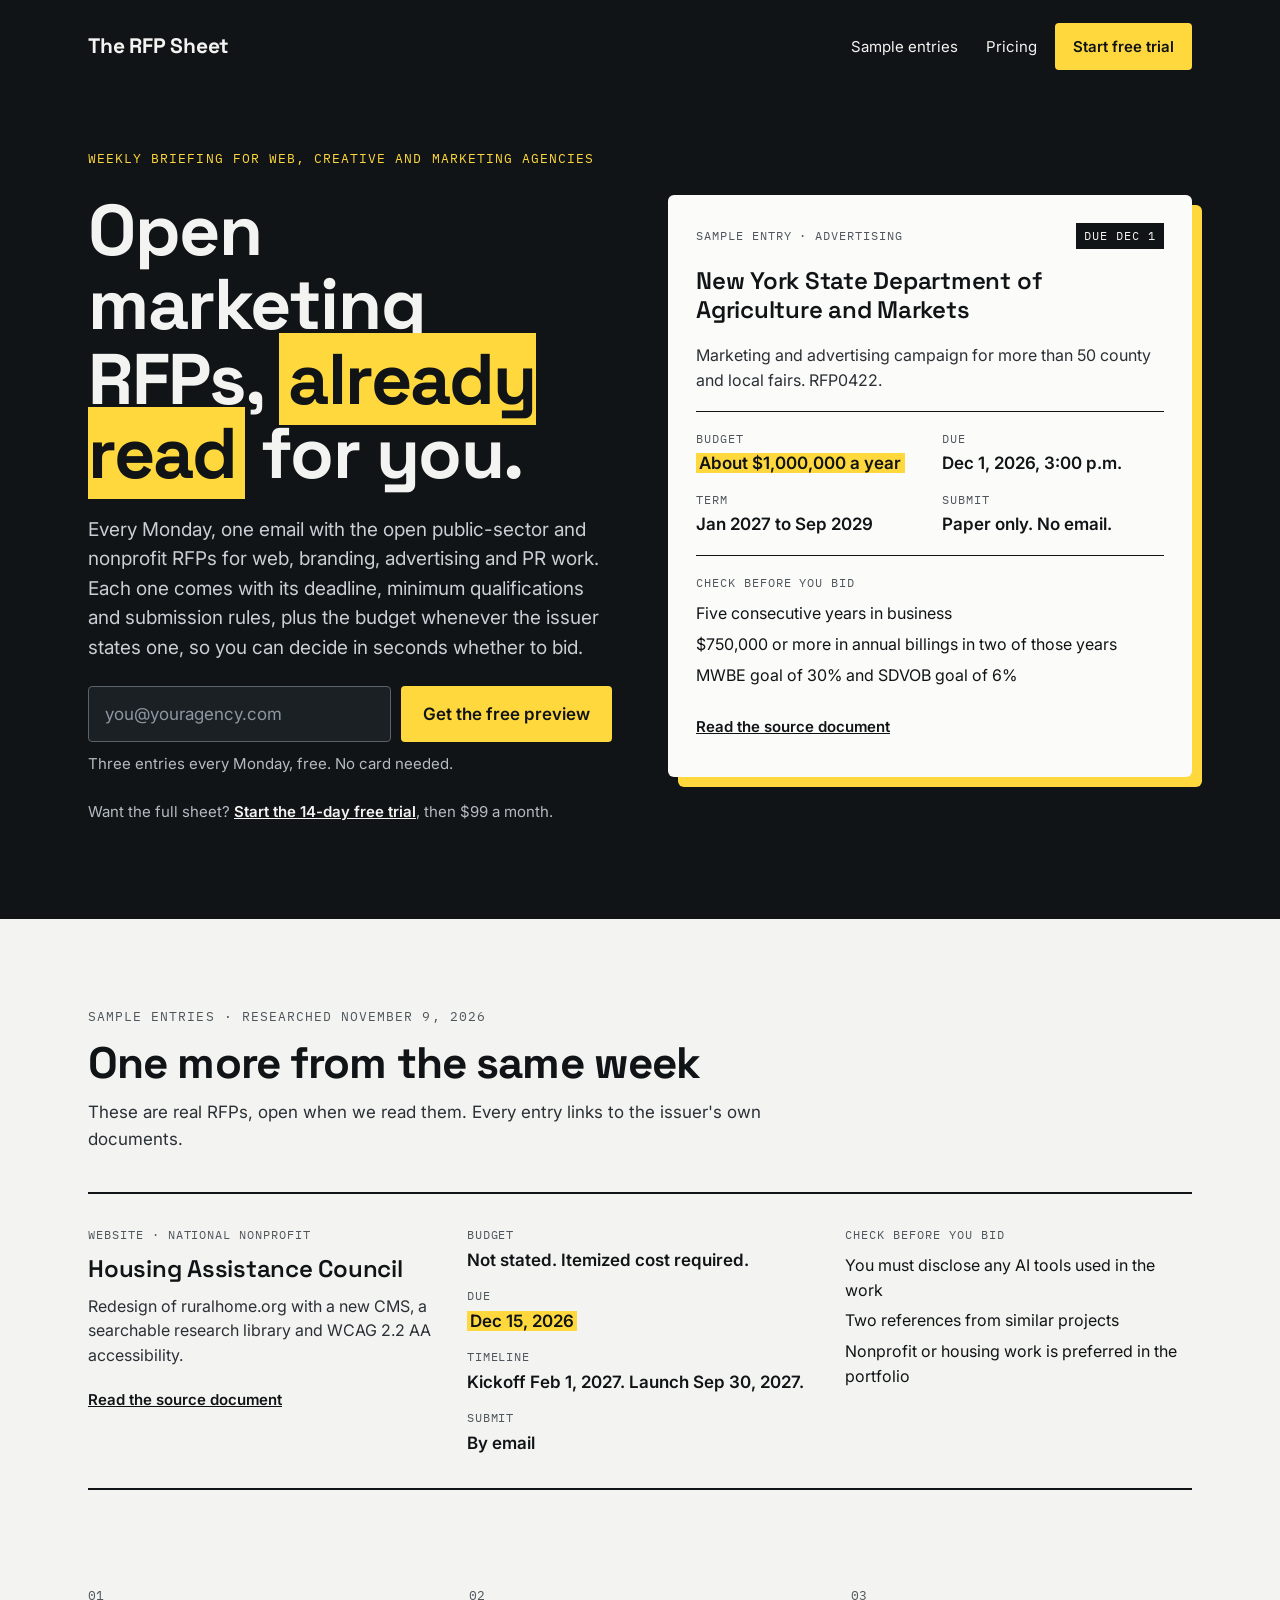
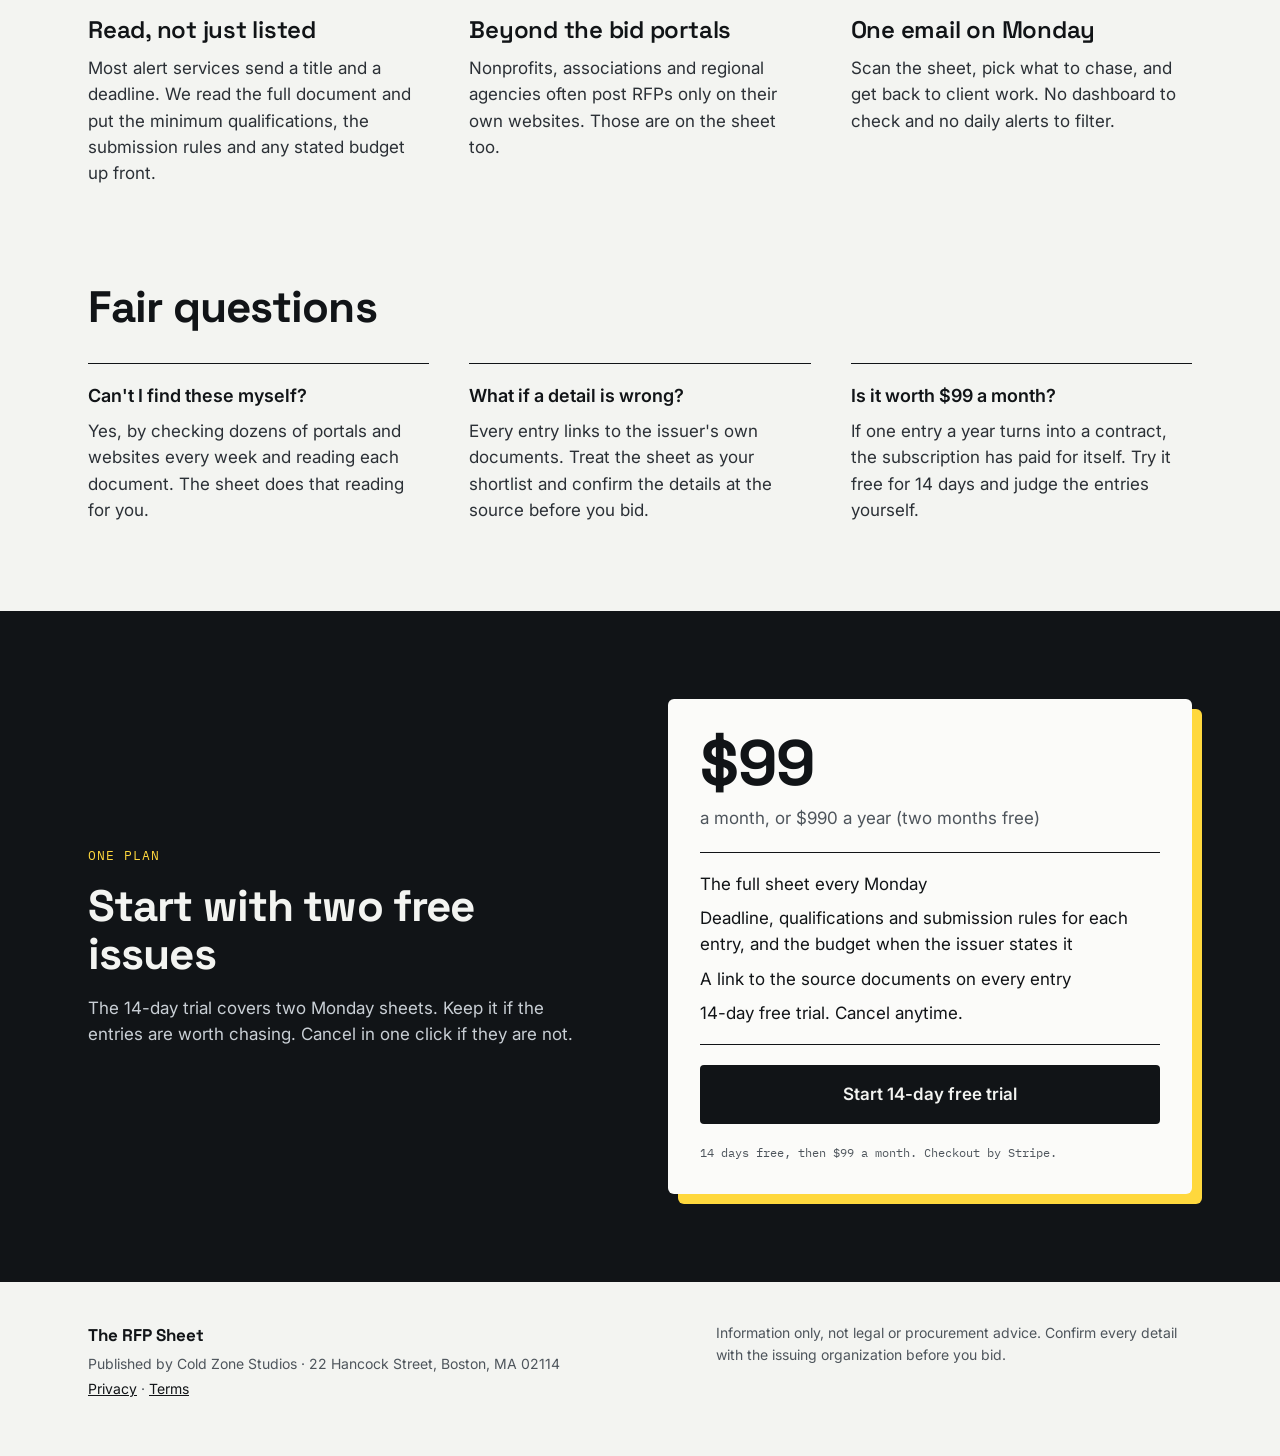
<file: index.html>
<!doctype html>
<html lang="en">
<head>
<meta charset="utf-8">
<meta name="viewport" content="width=device-width, initial-scale=1">
<title>The RFP Sheet: open marketing RFPs, already read for you</title>
<meta name="description" content="A Monday email of open public-sector and nonprofit RFPs for web, creative and marketing agencies. Each entry gives the deadline, qualifications, submission rules and any stated budget.">
<link rel="canonical" href="https://www.rfpsheet.com/">
<meta property="og:type" content="website">
<meta property="og:url" content="https://www.rfpsheet.com/">
<meta property="og:title" content="The RFP Sheet: open marketing RFPs, already read for you">
<meta property="og:description" content="A Monday email of open public-sector and nonprofit RFPs for agencies, with the deadline, qualifications, submission rules and any stated budget for each.">
<link rel="icon" href="data:image/svg+xml,%3Csvg xmlns='http://www.w3.org/2000/svg' viewBox='0 0 32 32'%3E%3Crect width='32' height='32' rx='4' fill='%23111417'/%3E%3Crect x='7' y='9' width='18' height='4' fill='%23FFD83D'/%3E%3Crect x='7' y='16' width='18' height='2' fill='%23F3F4F1'/%3E%3Crect x='7' y='21' width='12' height='2' fill='%23F3F4F1'/%3E%3C/svg%3E">
<link rel="preconnect" href="https://fonts.googleapis.com">
<link rel="preconnect" href="https://fonts.gstatic.com" crossorigin>
<link href="https://fonts.googleapis.com/css2?family=IBM+Plex+Mono:wght@400;500&family=Inter:wght@400;500;600&family=Space+Grotesk:wght@500;600;700&display=swap" rel="stylesheet">
<style>
:root { --accent: #FFD83D; }
html { scroll-behavior: smooth; }
body { margin: 0; background: #F3F4F1; }
a { color: #111417; }
a:hover { color: #3A4047; }
a:focus-visible, button:focus-visible, input:focus-visible { outline: 3px solid var(--accent); outline-offset: 2px; }
.signup input::placeholder { color: #8E97A0; }
.signup button:hover { filter: brightness(0.94); }
.sr-only { position: absolute; width: 1px; height: 1px; padding: 0; margin: -1px; overflow: hidden; clip: rect(0, 0, 0, 0); white-space: nowrap; border: 0; }
@media (prefers-reduced-motion: reduce) { html { scroll-behavior: auto; } }
</style>
</head>
<body>
<div id="top" style="background: #F3F4F1; color: #111417; font-family: 'Inter', system-ui, sans-serif; font-size: 17px; line-height: 1.55">

<div style="background: #111417; color: #F3F4F1">
<div style="max-width: 1160px; margin: 0 auto; padding: 0 28px; box-sizing: border-box">

<header style="display: flex; justify-content: space-between; align-items: center; flex-wrap: wrap; gap: 12px; padding: 20px 0">
<a href="#top" style="font-family: 'Space Grotesk', system-ui, sans-serif; font-weight: 700; font-size: 21px; letter-spacing: -0.01em; color: #F3F4F1; text-decoration: none; padding: 10px 0">The RFP Sheet</a>
<nav style="display: flex; align-items: center; flex-wrap: wrap; gap: 8px">
<a href="#sample" style="color: #F3F4F1; font-size: 15px; text-decoration: none; padding: 12px 10px">Sample entries</a>
<a href="#pricing" style="color: #F3F4F1; font-size: 15px; text-decoration: none; padding: 12px 10px">Pricing</a>
<a href="https://buttondown.com/rfpsheet/buy" style="background: var(--accent); color: #111417; font-size: 15px; font-weight: 600; text-decoration: none; padding: 12px 18px; border-radius: 4px">Start free trial</a>
</nav>
</header>

<div style="display: grid; grid-template-columns: repeat(auto-fit, minmax(min(440px, 100%), 1fr)); gap: 56px; align-items: center; padding: 56px 0 96px; min-height: 480px">

<div style="display: flex; flex-direction: column; gap: 24px">
<div style="font-family: 'IBM Plex Mono', ui-monospace, monospace; font-size: 13px; letter-spacing: 0.08em; text-transform: uppercase; color: var(--accent)">Weekly briefing for web, creative and marketing agencies</div>
<h1 style="font-family: 'Space Grotesk', system-ui, sans-serif; font-weight: 700; font-size: clamp(40px, 5.6vw, 72px); line-height: 1.04; letter-spacing: -0.02em; margin: 0; text-wrap: balance">Open marketing RFPs, <span style="background: var(--accent); color: #111417; padding: 0 0.12em">already read</span> for you.</h1>
<p style="font-size: 19px; color: #C9CFD5; max-width: 34em; margin: 0; text-wrap: pretty">Every Monday, one email with the open public-sector and nonprofit RFPs for web, branding, advertising and PR work. Each one comes with its deadline, minimum qualifications and submission rules, plus the budget whenever the issuer states one, so you can decide in seconds whether to bid.</p>
<form class="signup" action="https://buttondown.com/api/emails/embed-subscribe/rfpsheet" method="post" style="display: flex; flex-wrap: wrap; gap: 10px; max-width: 540px; margin: 0">
<label for="bd-email" class="sr-only">Email address</label>
<input type="email" name="email" id="bd-email" required autocomplete="email" placeholder="you@youragency.com" style="flex: 1 1 240px; min-width: 0; box-sizing: border-box; font: inherit; font-size: 17px; padding: 14px 16px; border: 1px solid #5A626B; border-radius: 4px; background: #1B2025; color: #F3F4F1">
<button type="submit" style="flex: 0 0 auto; font: inherit; font-weight: 600; font-size: 17px; cursor: pointer; background: var(--accent); color: #111417; border: 0; padding: 15px 22px; border-radius: 4px">Get the free preview</button>
<p class="signup-note" role="status" style="flex: 1 1 100%; margin: 0; font-size: 15px; color: #B4BBC2">Three entries every Monday, free. No card needed.</p>
</form>
<p style="margin: 0; font-size: 15px; color: #B4BBC2">Want the full sheet? <a href="https://buttondown.com/rfpsheet/buy" style="color: #F3F4F1; font-weight: 600">Start the 14-day free trial</a>, then $99 a month.</p>
</div>

<div style="background: #FBFBF9; color: #111417; border-radius: 6px; padding: 28px; display: flex; flex-direction: column; gap: 18px; box-shadow: 10px 10px 0 var(--accent)">
<div style="display: flex; justify-content: space-between; align-items: center; flex-wrap: wrap; gap: 8px; font-family: 'IBM Plex Mono', ui-monospace, monospace; font-size: 12px; letter-spacing: 0.08em; text-transform: uppercase">
<span style="color: #4E555C">Sample entry · Advertising</span>
<span style="background: #111417; color: #F3F4F1; padding: 4px 8px">Due Dec 1</span>
</div>
<h2 style="font-family: 'Space Grotesk', system-ui, sans-serif; font-weight: 600; font-size: 24px; line-height: 1.2; letter-spacing: -0.01em; margin: 0">New York State Department of Agriculture and Markets</h2>
<p style="margin: 0; font-size: 16px; color: #2B3036">Marketing and advertising campaign for more than 50 county and local fairs. RFP0422.</p>
<dl style="display: grid; grid-template-columns: repeat(auto-fit, minmax(min(180px, 100%), 1fr)); gap: 14px 24px; margin: 0; padding: 18px 0; border-top: 1px solid #111417; border-bottom: 1px solid #111417">
<div style="display: flex; flex-direction: column; gap: 2px">
<dt style="font-family: 'IBM Plex Mono', ui-monospace, monospace; font-size: 12px; letter-spacing: 0.08em; text-transform: uppercase; color: #4E555C">Budget</dt>
<dd style="margin: 0; font-weight: 600"><span style="background: var(--accent); padding: 0 0.2em">About $1,000,000 a year</span></dd>
</div>
<div style="display: flex; flex-direction: column; gap: 2px">
<dt style="font-family: 'IBM Plex Mono', ui-monospace, monospace; font-size: 12px; letter-spacing: 0.08em; text-transform: uppercase; color: #4E555C">Due</dt>
<dd style="margin: 0; font-weight: 600">Dec 1, 2026, 3:00 p.m.</dd>
</div>
<div style="display: flex; flex-direction: column; gap: 2px">
<dt style="font-family: 'IBM Plex Mono', ui-monospace, monospace; font-size: 12px; letter-spacing: 0.08em; text-transform: uppercase; color: #4E555C">Term</dt>
<dd style="margin: 0; font-weight: 600">Jan 2027 to Sep 2029</dd>
</div>
<div style="display: flex; flex-direction: column; gap: 2px">
<dt style="font-family: 'IBM Plex Mono', ui-monospace, monospace; font-size: 12px; letter-spacing: 0.08em; text-transform: uppercase; color: #4E555C">Submit</dt>
<dd style="margin: 0; font-weight: 600">Paper only. No email.</dd>
</div>
</dl>
<div style="display: flex; flex-direction: column; gap: 8px">
<div style="font-family: 'IBM Plex Mono', ui-monospace, monospace; font-size: 12px; letter-spacing: 0.08em; text-transform: uppercase; color: #4E555C">Check before you bid</div>
<ul style="list-style: none; margin: 0; padding: 0; display: flex; flex-direction: column; gap: 6px; font-size: 16px">
<li>Five consecutive years in business</li>
<li>$750,000 or more in annual billings in two of those years</li>
<li>MWBE goal of 30% and SDVOB goal of 6%</li>
</ul>
</div>
<a href="https://agriculture.ny.gov/system/files/documents/2026/10/requestforproposals_rfp0422_marketingandadvertisingfornewyorkstatecountyandlocalfairs.pdf" style="font-size: 15px; font-weight: 600; padding: 10px 0">Read the source document</a>
</div>

</div>
</div>
</div>

<div id="sample" style="max-width: 1160px; margin: 0 auto; padding: 88px 28px 32px; box-sizing: border-box; display: flex; flex-direction: column; gap: 40px">
<div style="display: flex; flex-direction: column; gap: 12px; max-width: 720px">
<div style="font-family: 'IBM Plex Mono', ui-monospace, monospace; font-size: 13px; letter-spacing: 0.08em; text-transform: uppercase; color: #4E555C">Sample entries · Researched November 9, 2026</div>
<h2 style="font-family: 'Space Grotesk', system-ui, sans-serif; font-weight: 700; font-size: clamp(30px, 3.6vw, 44px); line-height: 1.1; letter-spacing: -0.02em; margin: 0">One more from the same week</h2>
<p style="margin: 0; color: #2B3036">These are real RFPs, open when we read them. Every entry links to the issuer's own documents.</p>
</div>

<div style="display: flex; flex-direction: column">

<div style="border-top: 2px solid #111417; border-bottom: 2px solid #111417; padding: 32px 0; display: grid; grid-template-columns: repeat(auto-fit, minmax(min(300px, 100%), 1fr)); gap: 32px">
<div style="display: flex; flex-direction: column; gap: 10px">
<div style="font-family: 'IBM Plex Mono', ui-monospace, monospace; font-size: 12px; letter-spacing: 0.08em; text-transform: uppercase; color: #4E555C">Website · National nonprofit</div>
<h3 style="font-family: 'Space Grotesk', system-ui, sans-serif; font-weight: 600; font-size: 24px; line-height: 1.2; letter-spacing: -0.01em; margin: 0">Housing Assistance Council</h3>
<p style="margin: 0; font-size: 16px; color: #2B3036">Redesign of ruralhome.org with a new CMS, a searchable research library and WCAG 2.2 AA accessibility.</p>
<a href="http://ruralhome.org/rfp-website-redesign/" style="font-size: 15px; font-weight: 600; padding: 10px 0">Read the source document</a>
</div>
<dl style="display: flex; flex-direction: column; gap: 14px; margin: 0">
<div style="display: flex; flex-direction: column; gap: 2px">
<dt style="font-family: 'IBM Plex Mono', ui-monospace, monospace; font-size: 12px; letter-spacing: 0.08em; text-transform: uppercase; color: #4E555C">Budget</dt>
<dd style="margin: 0; font-weight: 600">Not stated. Itemized cost required.</dd>
</div>
<div style="display: flex; flex-direction: column; gap: 2px">
<dt style="font-family: 'IBM Plex Mono', ui-monospace, monospace; font-size: 12px; letter-spacing: 0.08em; text-transform: uppercase; color: #4E555C">Due</dt>
<dd style="margin: 0; font-weight: 600"><span style="background: var(--accent); padding: 0 0.2em">Dec 15, 2026</span></dd>
</div>
<div style="display: flex; flex-direction: column; gap: 2px">
<dt style="font-family: 'IBM Plex Mono', ui-monospace, monospace; font-size: 12px; letter-spacing: 0.08em; text-transform: uppercase; color: #4E555C">Timeline</dt>
<dd style="margin: 0; font-weight: 600">Kickoff Feb 1, 2027. Launch Sep 30, 2027.</dd>
</div>
<div style="display: flex; flex-direction: column; gap: 2px">
<dt style="font-family: 'IBM Plex Mono', ui-monospace, monospace; font-size: 12px; letter-spacing: 0.08em; text-transform: uppercase; color: #4E555C">Submit</dt>
<dd style="margin: 0; font-weight: 600">By email</dd>
</div>
</dl>
<div style="display: flex; flex-direction: column; gap: 8px">
<div style="font-family: 'IBM Plex Mono', ui-monospace, monospace; font-size: 12px; letter-spacing: 0.08em; text-transform: uppercase; color: #4E555C">Check before you bid</div>
<ul style="list-style: none; margin: 0; padding: 0; display: flex; flex-direction: column; gap: 6px; font-size: 16px">
<li>You must disclose any AI tools used in the work</li>
<li>Two references from similar projects</li>
<li>Nonprofit or housing work is preferred in the portfolio</li>
</ul>
</div>
</div>

</div>
</div>

<div style="max-width: 1160px; margin: 0 auto; padding: 64px 28px; box-sizing: border-box; display: grid; grid-template-columns: repeat(auto-fit, minmax(min(280px, 100%), 1fr)); gap: 40px">
<div style="display: flex; flex-direction: column; gap: 10px">
<div style="font-family: 'IBM Plex Mono', ui-monospace, monospace; font-size: 13px; color: #4E555C">01</div>
<h3 style="font-family: 'Space Grotesk', system-ui, sans-serif; font-weight: 600; font-size: 24px; line-height: 1.2; letter-spacing: -0.01em; margin: 0">Read, not just listed</h3>
<p style="margin: 0; color: #2B3036">Most alert services send a title and a deadline. We read the full document and put the minimum qualifications, the submission rules and any stated budget up front.</p>
</div>
<div style="display: flex; flex-direction: column; gap: 10px">
<div style="font-family: 'IBM Plex Mono', ui-monospace, monospace; font-size: 13px; color: #4E555C">02</div>
<h3 style="font-family: 'Space Grotesk', system-ui, sans-serif; font-weight: 600; font-size: 24px; line-height: 1.2; letter-spacing: -0.01em; margin: 0">Beyond the bid portals</h3>
<p style="margin: 0; color: #2B3036">Nonprofits, associations and regional agencies often post RFPs only on their own websites. Those are on the sheet too.</p>
</div>
<div style="display: flex; flex-direction: column; gap: 10px">
<div style="font-family: 'IBM Plex Mono', ui-monospace, monospace; font-size: 13px; color: #4E555C">03</div>
<h3 style="font-family: 'Space Grotesk', system-ui, sans-serif; font-weight: 600; font-size: 24px; line-height: 1.2; letter-spacing: -0.01em; margin: 0">One email on Monday</h3>
<p style="margin: 0; color: #2B3036">Scan the sheet, pick what to chase, and get back to client work. No dashboard to check and no daily alerts to filter.</p>
</div>
</div>

<div style="max-width: 1160px; margin: 0 auto; padding: 32px 28px 88px; box-sizing: border-box; display: flex; flex-direction: column; gap: 32px">
<h2 style="font-family: 'Space Grotesk', system-ui, sans-serif; font-weight: 700; font-size: clamp(30px, 3.6vw, 44px); line-height: 1.1; letter-spacing: -0.02em; margin: 0">Fair questions</h2>
<div style="display: grid; grid-template-columns: repeat(auto-fit, minmax(min(280px, 100%), 1fr)); gap: 40px">
<div style="display: flex; flex-direction: column; gap: 8px; border-top: 1px solid #111417; padding-top: 18px">
<h3 style="font-family: 'Inter', system-ui, sans-serif; font-weight: 600; font-size: 18px; margin: 0">Can't I find these myself?</h3>
<p style="margin: 0; color: #2B3036">Yes, by checking dozens of portals and websites every week and reading each document. The sheet does that reading for you.</p>
</div>
<div style="display: flex; flex-direction: column; gap: 8px; border-top: 1px solid #111417; padding-top: 18px">
<h3 style="font-family: 'Inter', system-ui, sans-serif; font-weight: 600; font-size: 18px; margin: 0">What if a detail is wrong?</h3>
<p style="margin: 0; color: #2B3036">Every entry links to the issuer's own documents. Treat the sheet as your shortlist and confirm the details at the source before you bid.</p>
</div>
<div style="display: flex; flex-direction: column; gap: 8px; border-top: 1px solid #111417; padding-top: 18px">
<h3 style="font-family: 'Inter', system-ui, sans-serif; font-weight: 600; font-size: 18px; margin: 0">Is it worth $99 a month?</h3>
<p style="margin: 0; color: #2B3036">If one entry a year turns into a contract, the subscription has paid for itself. Try it free for 14 days and judge the entries yourself.</p>
</div>
</div>
</div>

<div id="pricing" style="background: #111417; color: #F3F4F1">
<div style="max-width: 1160px; margin: 0 auto; padding: 88px 28px; box-sizing: border-box; display: grid; grid-template-columns: repeat(auto-fit, minmax(min(380px, 100%), 1fr)); gap: 56px; align-items: center">
<div style="display: flex; flex-direction: column; gap: 16px">
<div style="font-family: 'IBM Plex Mono', ui-monospace, monospace; font-size: 13px; letter-spacing: 0.08em; text-transform: uppercase; color: var(--accent)">One plan</div>
<h2 style="font-family: 'Space Grotesk', system-ui, sans-serif; font-weight: 700; font-size: clamp(30px, 3.6vw, 44px); line-height: 1.1; letter-spacing: -0.02em; margin: 0">Start with two free issues</h2>
<p style="margin: 0; color: #C9CFD5; max-width: 30em">The 14-day trial covers two Monday sheets. Keep it if the entries are worth chasing. Cancel in one click if they are not.</p>
</div>
<div style="background: #FBFBF9; color: #111417; border-radius: 6px; padding: 32px; display: flex; flex-direction: column; gap: 20px; box-shadow: 10px 10px 0 var(--accent)">
<div style="display: flex; align-items: baseline; flex-wrap: wrap; gap: 10px">
<span style="font-family: 'Space Grotesk', system-ui, sans-serif; font-weight: 700; font-size: 64px; line-height: 1; letter-spacing: -0.02em">$99</span>
<span style="font-size: 17px; color: #4E555C">a month, or $990 a year (two months free)</span>
</div>
<ul style="list-style: none; margin: 0; padding: 18px 0; display: flex; flex-direction: column; gap: 8px; border-top: 1px solid #111417; border-bottom: 1px solid #111417">
<li>The full sheet every Monday</li>
<li>Deadline, qualifications and submission rules for each entry, and the budget when the issuer states it</li>
<li>A link to the source documents on every entry</li>
<li>14-day free trial. Cancel anytime.</li>
</ul>
<a href="https://buttondown.com/rfpsheet/buy" style="background: #111417; color: #F3F4F1; font-weight: 600; font-size: 17px; text-decoration: none; text-align: center; padding: 16px 22px; border-radius: 4px">Start 14-day free trial</a>
<div style="font-family: 'IBM Plex Mono', ui-monospace, monospace; font-size: 12px; color: #4E555C">14 days free, then $99 a month. Checkout by Stripe.</div>
</div>
</div>
</div>

<footer style="max-width: 1160px; margin: 0 auto; padding: 40px 28px 56px; box-sizing: border-box; display: flex; justify-content: space-between; flex-wrap: wrap; gap: 16px 40px; font-size: 14px; color: #4E555C">
<div style="display: flex; flex-direction: column; gap: 4px">
<div style="font-family: 'Space Grotesk', system-ui, sans-serif; font-weight: 700; font-size: 17px; color: #111417">The RFP Sheet</div>
<div>Published by Cold Zone Studios · 22 Hancock Street, Boston, MA 02114</div>
<div><a href="/privacy.html">Privacy</a> · <a href="/terms.html">Terms</a></div>
</div>
<div style="max-width: 34em">Information only, not legal or procurement advice. Confirm every detail with the issuing organization before you bid.</div>
</footer>

</div>
<script>
// On any host other than the live site (for example a preview), keep the form from posting.
(function () {
  var live = /(^|\.)rfpsheet\.com$/.test(location.hostname);
  if (live) return;
  var form = document.querySelector('form.signup');
  if (!form) return;
  form.addEventListener('submit', function (event) {
    event.preventDefault();
    var note = form.querySelector('.signup-note');
    if (note) note.textContent = 'Preview only: sign-up works once this page is live at rfpsheet.com.';
  });
})();
</script>
</body>
</html>
</file>
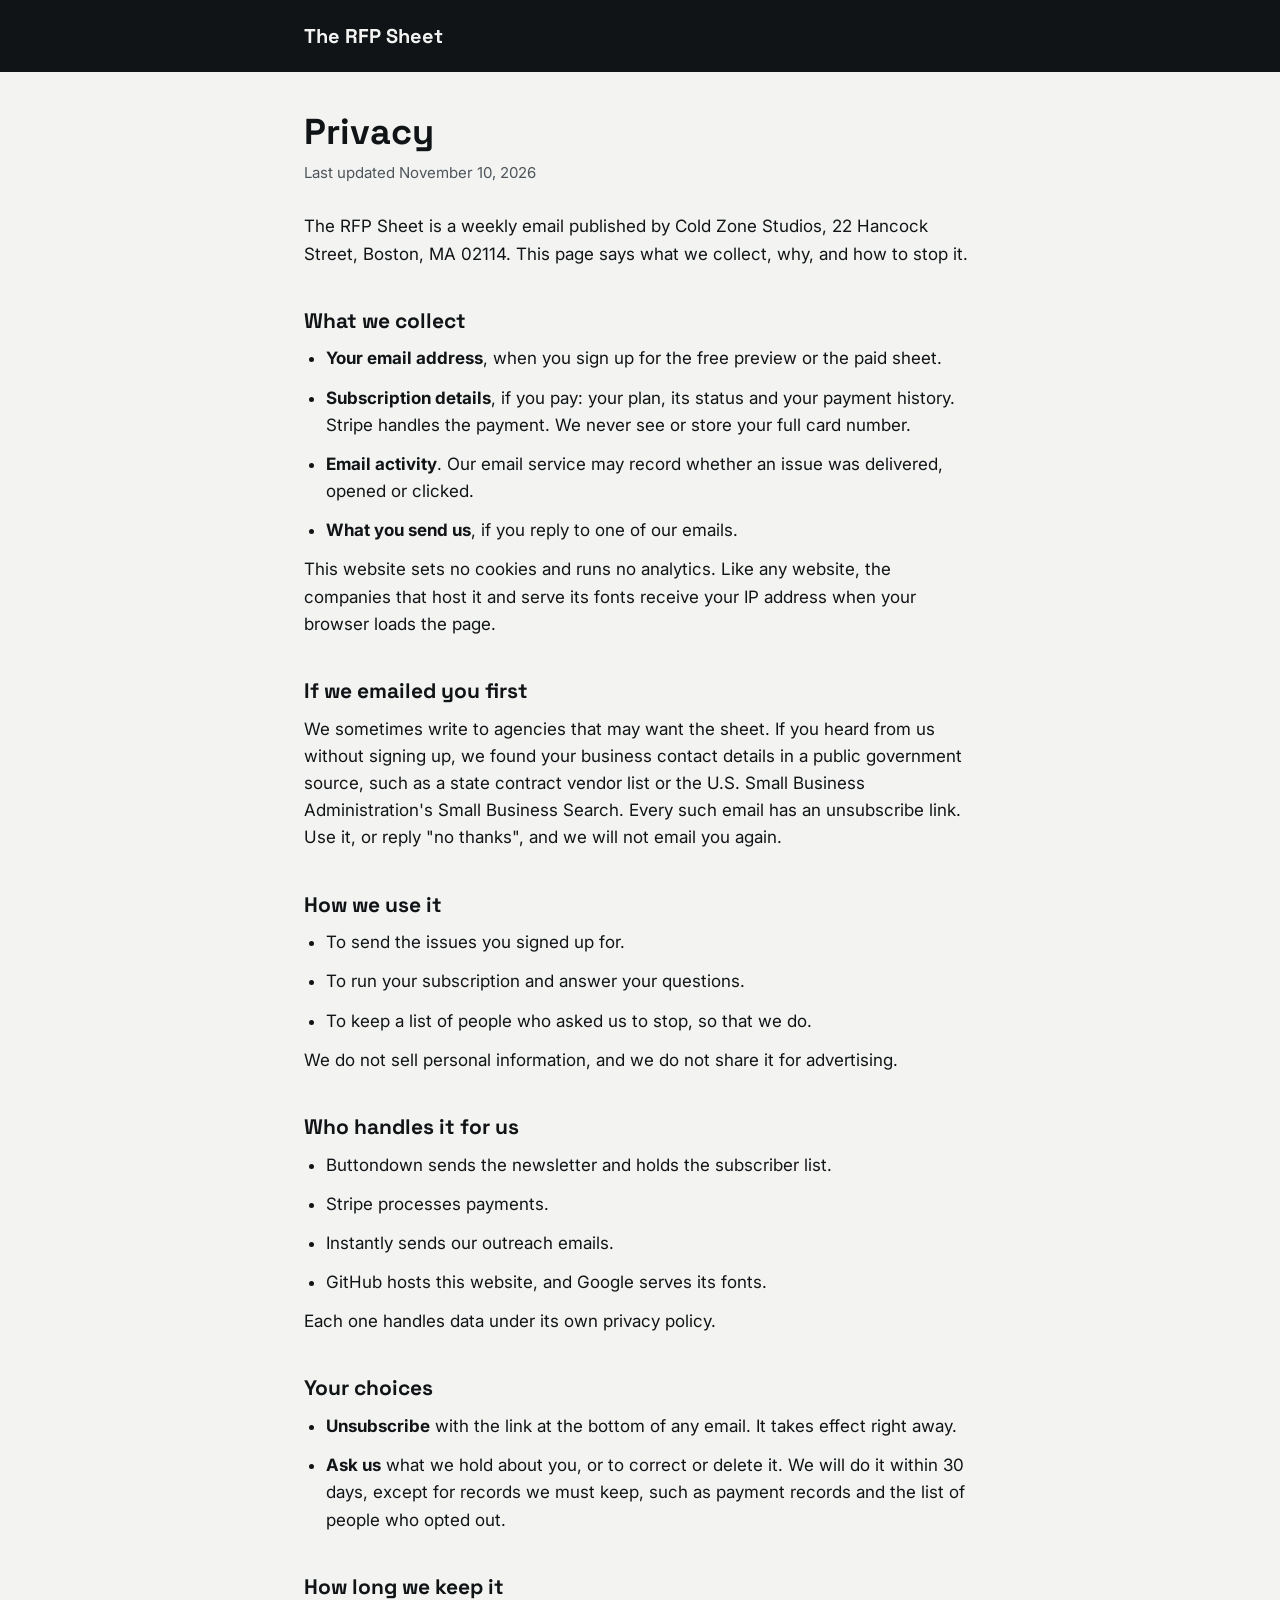
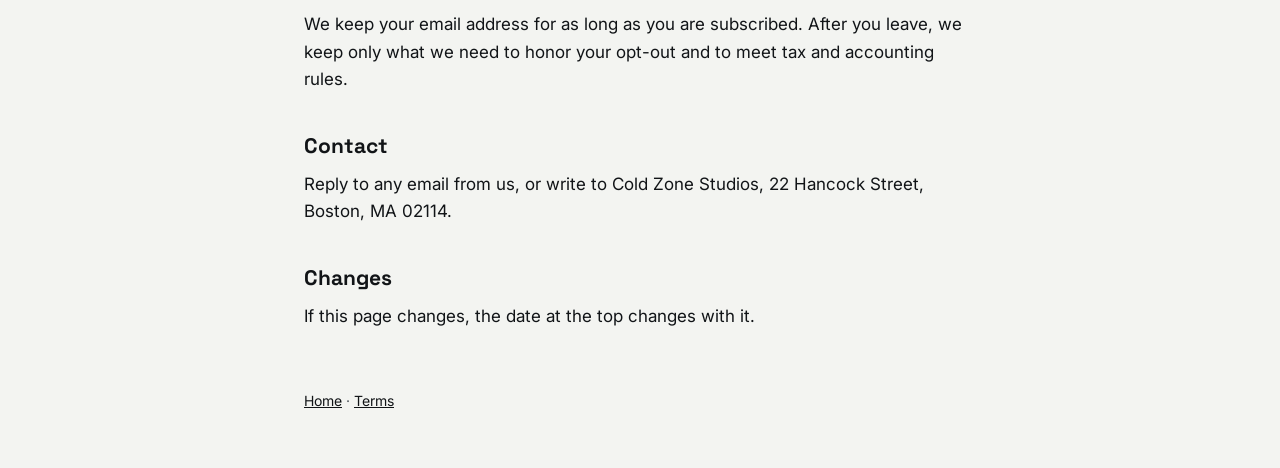
<file: privacy.html>
<!doctype html>
<html lang="en">
<head>
<meta charset="utf-8">
<meta name="viewport" content="width=device-width, initial-scale=1">
<title>Privacy: The RFP Sheet</title>
<meta name="description" content="What The RFP Sheet collects, why, and how to stop it.">
<link rel="canonical" href="https://www.rfpsheet.com/privacy.html">
<link rel="preconnect" href="https://fonts.googleapis.com">
<link rel="preconnect" href="https://fonts.gstatic.com" crossorigin>
<link href="https://fonts.googleapis.com/css2?family=Inter:wght@400;600&family=Space+Grotesk:wght@600;700&display=swap" rel="stylesheet">
<link rel="stylesheet" href="/legal.css">
</head>
<body>
<header><a href="/">The RFP Sheet</a></header>
<main>
<h1>Privacy</h1>
<p class="updated">Last updated November 10, 2026</p>

<p>The RFP Sheet is a weekly email published by Cold Zone Studios, 22 Hancock Street, Boston, MA 02114. This page says what we collect, why, and how to stop it.</p>

<h2>What we collect</h2>
<ul>
<li><strong>Your email address</strong>, when you sign up for the free preview or the paid sheet.</li>
<li><strong>Subscription details</strong>, if you pay: your plan, its status and your payment history. Stripe handles the payment. We never see or store your full card number.</li>
<li><strong>Email activity</strong>. Our email service may record whether an issue was delivered, opened or clicked.</li>
<li><strong>What you send us</strong>, if you reply to one of our emails.</li>
</ul>
<p>This website sets no cookies and runs no analytics. Like any website, the companies that host it and serve its fonts receive your IP address when your browser loads the page.</p>

<h2>If we emailed you first</h2>
<p>We sometimes write to agencies that may want the sheet. If you heard from us without signing up, we found your business contact details in a public government source, such as a state contract vendor list or the U.S. Small Business Administration's Small Business Search. Every such email has an unsubscribe link. Use it, or reply "no thanks", and we will not email you again.</p>

<h2>How we use it</h2>
<ul>
<li>To send the issues you signed up for.</li>
<li>To run your subscription and answer your questions.</li>
<li>To keep a list of people who asked us to stop, so that we do.</li>
</ul>
<p>We do not sell personal information, and we do not share it for advertising.</p>

<h2>Who handles it for us</h2>
<ul>
<li>Buttondown sends the newsletter and holds the subscriber list.</li>
<li>Stripe processes payments.</li>
<li>Instantly sends our outreach emails.</li>
<li>GitHub hosts this website, and Google serves its fonts.</li>
</ul>
<p>Each one handles data under its own privacy policy.</p>

<h2>Your choices</h2>
<ul>
<li><strong>Unsubscribe</strong> with the link at the bottom of any email. It takes effect right away.</li>
<li><strong>Ask us</strong> what we hold about you, or to correct or delete it. We will do it within 30 days, except for records we must keep, such as payment records and the list of people who opted out.</li>
</ul>

<h2>How long we keep it</h2>
<p>We keep your email address for as long as you are subscribed. After you leave, we keep only what we need to honor your opt-out and to meet tax and accounting rules.</p>

<h2>Contact</h2>
<p>Reply to any email from us, or write to Cold Zone Studios, 22 Hancock Street, Boston, MA 02114.</p>

<h2>Changes</h2>
<p>If this page changes, the date at the top changes with it.</p>
</main>
<footer><a href="/">Home</a> · <a href="/terms.html">Terms</a></footer>
</body>
</html>
</file>
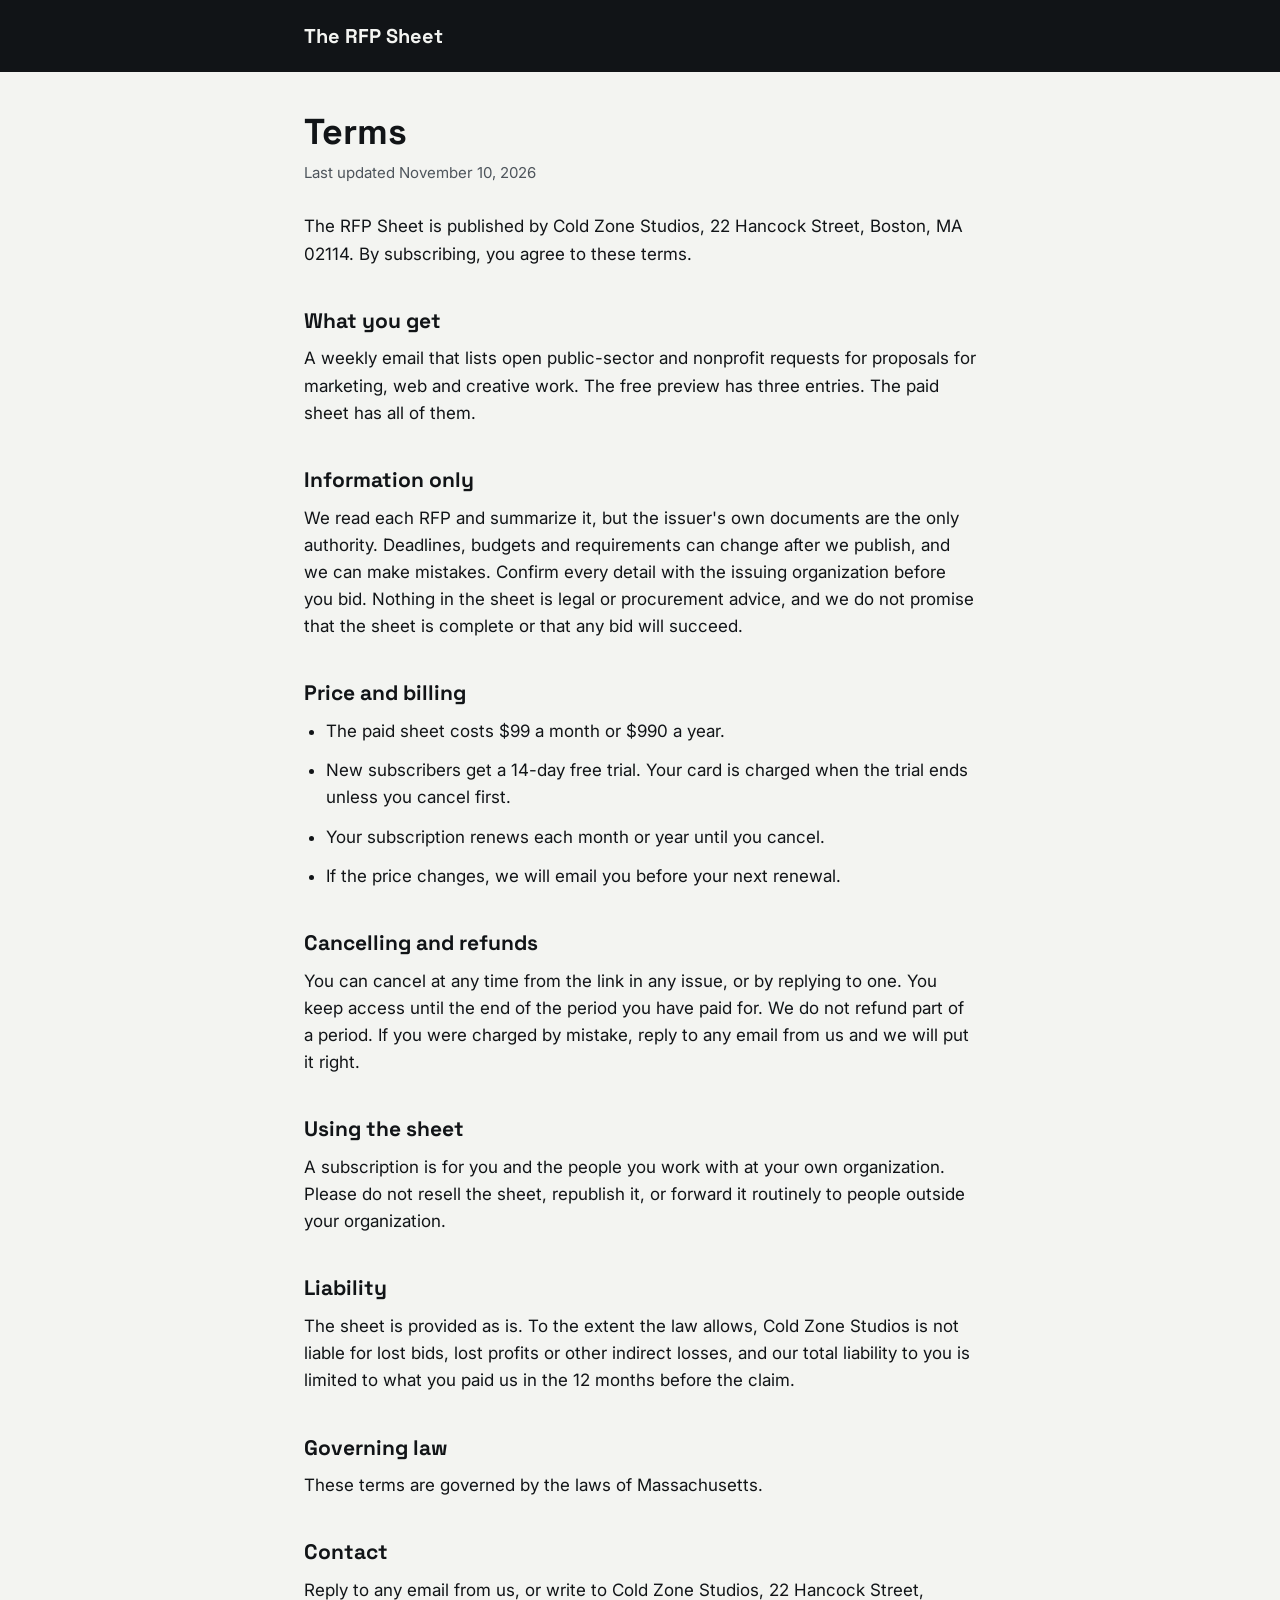
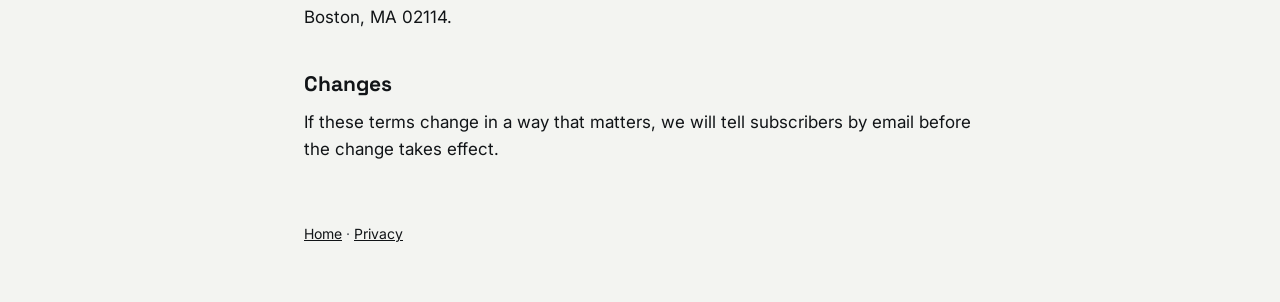
<file: terms.html>
<!doctype html>
<html lang="en">
<head>
<meta charset="utf-8">
<meta name="viewport" content="width=device-width, initial-scale=1">
<title>Terms: The RFP Sheet</title>
<meta name="description" content="The terms for subscribing to The RFP Sheet.">
<link rel="canonical" href="https://www.rfpsheet.com/terms.html">
<link rel="preconnect" href="https://fonts.googleapis.com">
<link rel="preconnect" href="https://fonts.gstatic.com" crossorigin>
<link href="https://fonts.googleapis.com/css2?family=Inter:wght@400;600&family=Space+Grotesk:wght@600;700&display=swap" rel="stylesheet">
<link rel="stylesheet" href="/legal.css">
</head>
<body>
<header><a href="/">The RFP Sheet</a></header>
<main>
<h1>Terms</h1>
<p class="updated">Last updated November 10, 2026</p>

<p>The RFP Sheet is published by Cold Zone Studios, 22 Hancock Street, Boston, MA 02114. By subscribing, you agree to these terms.</p>

<h2>What you get</h2>
<p>A weekly email that lists open public-sector and nonprofit requests for proposals for marketing, web and creative work. The free preview has three entries. The paid sheet has all of them.</p>

<h2>Information only</h2>
<p>We read each RFP and summarize it, but the issuer's own documents are the only authority. Deadlines, budgets and requirements can change after we publish, and we can make mistakes. Confirm every detail with the issuing organization before you bid. Nothing in the sheet is legal or procurement advice, and we do not promise that the sheet is complete or that any bid will succeed.</p>

<h2>Price and billing</h2>
<ul>
<li>The paid sheet costs $99 a month or $990 a year.</li>
<li>New subscribers get a 14-day free trial. Your card is charged when the trial ends unless you cancel first.</li>
<li>Your subscription renews each month or year until you cancel.</li>
<li>If the price changes, we will email you before your next renewal.</li>
</ul>

<h2>Cancelling and refunds</h2>
<p>You can cancel at any time from the link in any issue, or by replying to one. You keep access until the end of the period you have paid for. We do not refund part of a period. If you were charged by mistake, reply to any email from us and we will put it right.</p>

<h2>Using the sheet</h2>
<p>A subscription is for you and the people you work with at your own organization. Please do not resell the sheet, republish it, or forward it routinely to people outside your organization.</p>

<h2>Liability</h2>
<p>The sheet is provided as is. To the extent the law allows, Cold Zone Studios is not liable for lost bids, lost profits or other indirect losses, and our total liability to you is limited to what you paid us in the 12 months before the claim.</p>

<h2>Governing law</h2>
<p>These terms are governed by the laws of Massachusetts.</p>

<h2>Contact</h2>
<p>Reply to any email from us, or write to Cold Zone Studios, 22 Hancock Street, Boston, MA 02114.</p>

<h2>Changes</h2>
<p>If these terms change in a way that matters, we will tell subscribers by email before the change takes effect.</p>
</main>
<footer><a href="/">Home</a> · <a href="/privacy.html">Privacy</a></footer>
</body>
</html>
</file>
<file: legal.css>
:root { --ink: #111417; --paper: #F3F4F1; --muted: #4E555C; --accent: #FFD83D; }
* { box-sizing: border-box; }
body { margin: 0; background: var(--paper); color: var(--ink); font-family: Inter, system-ui, sans-serif; font-size: 17px; line-height: 1.6; }
header { background: var(--ink); }
header a { display: block; max-width: 720px; margin: 0 auto; padding: 20px 24px; color: var(--paper); font-family: 'Space Grotesk', system-ui, sans-serif; font-weight: 700; font-size: 20px; text-decoration: none; }
main { max-width: 720px; margin: 0 auto; padding: 40px 24px 24px; }
h1 { font-family: 'Space Grotesk', system-ui, sans-serif; font-size: 36px; line-height: 1.15; margin: 0 0 8px; }
h2 { font-family: 'Space Grotesk', system-ui, sans-serif; font-size: 21px; margin: 36px 0 8px; }
p, li { margin: 0 0 12px; }
ul { padding-left: 22px; margin: 0 0 12px; }
a { color: var(--ink); }
a:hover { color: #3A4047; }
a:focus-visible { outline: 3px solid var(--accent); outline-offset: 2px; }
.updated { color: var(--muted); font-size: 15px; margin-bottom: 28px; }
footer { max-width: 720px; margin: 0 auto; padding: 24px 24px 56px; color: var(--muted); font-size: 14px; }
@media (max-width: 480px) { h1 { font-size: 30px; } body { font-size: 16px; } }
</file>
